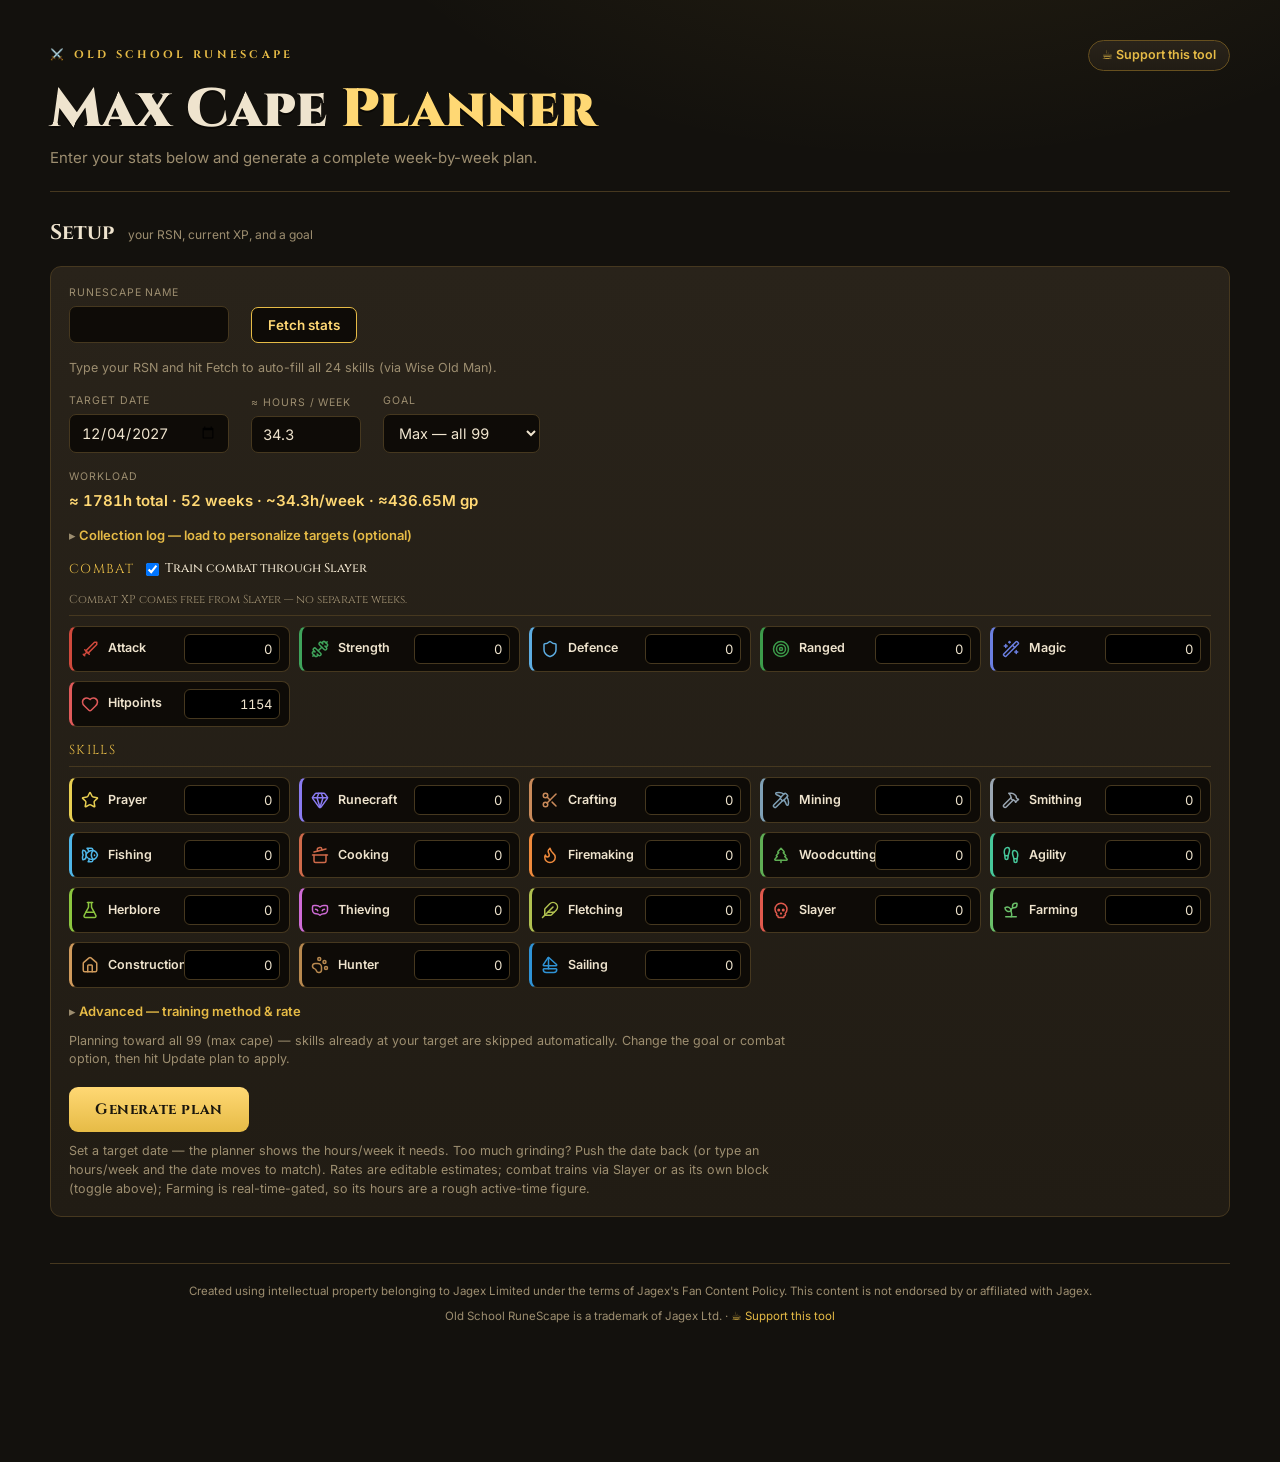
<file: index.html>
<!DOCTYPE html>
<html lang="en">
<head>
<meta charset="UTF-8">
<meta name="viewport" content="width=device-width, initial-scale=1.0">
<title>Max Cape Planner</title>
<link rel="preconnect" href="https://fonts.googleapis.com">
<link rel="preconnect" href="https://fonts.gstatic.com" crossorigin>
<link href="https://fonts.googleapis.com/css2?family=Cinzel:wght@500;700;900&family=Inter:wght@400;500;600;700;800&display=swap" rel="stylesheet">
<link rel="stylesheet" href="styles.css">

</head>
<body>
<div class="wrap">
  <header class="hero">
    <div class="herotop">
      <div class="eyebrow">&#9876;&#65039; Old School RuneScape</div>
      <a class="supportlink" href="https://ko-fi.com/fanktastc" target="_blank" rel="noopener">&#9749; Support this tool</a>
    </div>
    <h1 class="title" id="heroTitle">Max Cape <em>Planner</em></h1>
    <p class="sub" id="heroSub">Enter your stats below and generate a complete week-by-week plan.</p>
    <div class="herometa hidden" id="heroMeta">
      <div class="bignum"><span class="n" id="heroRem">&#8211;</span><span class="l">XP still to go</span></div>
      <div class="bignum"><span class="n" id="heroDone">&#8211;</span><span class="l">Skills maxed</span></div>
      <div class="xpbar"><div class="track"><div class="fill" id="heroFill" style="width:0%"></div></div><div class="cap"><span id="heroPct">0%</span><span id="heroHours"></span></div></div>
    </div>
  </header>

  <section>
    <div class="sechead"><h2>Setup</h2><span class="tag">your RSN, current XP, and a goal</span></div>
    <div class="setup" id="setup"></div>
  </section>

  <div id="trackerWrap" class="hidden">
    <section id="dataSec">
      <div class="databar">
        <span class="datanote">&#128190; Saved automatically on this device. Back up to keep or move it.</span>
        <div class="databtns">
          <button id="export">&#11015;&#65039; Export</button>
          <button id="import">&#11014;&#65039; Import</button>
          <button id="reset">Reset all</button>
        </div>
      </div>
      <input id="importFile" type="file" accept="application/json,.json" style="display:none">
    </section>
    <div class="tabs" id="tabs">
      <button class="tab on" data-tab="overview">Overview</button>
      <button class="tab" data-tab="progress">Progress</button>
      <button class="tab" data-tab="weeks">Weekly schedule</button>
      <button class="tab" data-tab="clog">Collection log</button>
      <button class="tab" data-tab="pvm">PvM</button>
    </div>
    <div class="tabpanel" data-panel="overview">
    <section><div class="thisweek" id="thisweek"></div></section>
    <section>
      <div class="sechead"><h2>Per-skill plan</h2><span class="tag">edit current XP any time — goals recalc</span></div>
      <div class="grid" id="skillgrid"></div>
    </section>
    </div>
    <div class="tabpanel hidden" data-panel="progress">
    <section>
      <div class="sechead"><h2>Progress</h2><span class="tag">tracked on this device</span></div>
      <div id="progressBody"></div>
    </section>
    </div>
    <div class="tabpanel hidden" data-panel="weeks">
    <section>
      <div class="sechead"><h2>Weekly XP goals</h2><span class="tag">tap a week to mark it done</span></div>
      <p class="hint">Each week shows the XP that skill needs to stay on track for 99 &mdash; remaining XP split over weeks not yet done. <b>Tap a week to mark done</b>; <b>edit current XP</b> above whenever it changes. Per-day / per-hour use your chosen hours/week.</p>
      <div id="timeline"></div>
    </section>
    </div>
    <div class="tabpanel hidden" data-panel="clog">
    <section id="clogSec">
      <div class="sechead clk" id="clogHead"><h2>Collection log targets</h2><span class="tag" id="logcount">0 logged</span><span class="caret">&#9662;</span></div>
      <div id="clogBody">
      <p class="hint" id="clogHint">Tap an item to mark it logged. <span class="priority">Gold = do first</span>, <span style="color:#4fb6e8">RNG = luck-gated</span>.</p>
      <div class="clog" id="clog"></div>
      </div>
    </section>
    <section id="grindSec">
      <div class="sechead"><h2>Collection log grinds</h2><span class="tag">via TempleOSRS</span></div>
      <div id="grindBody"></div>
    </section>
    </div>
    <div class="tabpanel hidden" data-panel="pvm">
    <section id="pvmSec"></section>
    </div>
  </div>
</div>

<footer class="sitefoot">
  <p>Created using intellectual property belonging to Jagex Limited under the terms of Jagex's Fan Content Policy. This content is not endorsed by or affiliated with Jagex.</p>
  <p>Old School RuneScape is a trademark of Jagex Ltd. &middot; <a id="donate" href="https://ko-fi.com/fanktastc" target="_blank" rel="noopener">&#9749; Support this tool</a></p>
</footer>
<script src="data.js"></script>
<script src="app.js"></script>
</body>
</html>
</file>
<file: styles.css>
:root{--bg:#13110d;--panel:#211c14;--panel2:#29231a;--edge:#46381f;--edge-bright:#67501f;--gold:#e6bb46;--gold-bright:#ffd874;--cream:#efe4ce;--muted:#9d8e70;--green:#6bd06b;--red:#e06b5a;--radius:11px}
  *{box-sizing:border-box;margin:0;padding:0}
  html{scroll-behavior:smooth}
  body{background:radial-gradient(1000px 560px at 72% -12%, rgba(230,187,70,.09), transparent 60%),var(--bg);color:var(--cream);font-family:'Inter',system-ui,sans-serif;font-size:15px;line-height:1.5;-webkit-font-smoothing:antialiased;padding:0 16px 80px}
  .wrap{max-width:1180px;margin:0 auto}
  .ico-img{object-fit:contain;vertical-align:middle}
  .ico{display:inline-flex}

  header.hero{padding:40px 0 22px;border-bottom:1px solid var(--edge);margin-bottom:26px}
  .eyebrow{font-family:'Cinzel',serif;font-weight:700;letter-spacing:.3em;text-transform:uppercase;font-size:11px;color:var(--gold);margin-bottom:12px}
  h1.title{font-family:'Cinzel',serif;font-weight:900;font-size:clamp(30px,6vw,54px);line-height:1;color:var(--cream);text-shadow:0 2px 0 #0a0805}
  h1.title em{color:var(--gold-bright);font-style:normal}
  .sub{color:var(--muted);margin-top:10px}.sub b{color:var(--cream);font-weight:600}
  .herotop{display:flex;align-items:center;justify-content:space-between;gap:12px;flex-wrap:wrap;margin-bottom:12px}
  .herotop .eyebrow{margin-bottom:0}
  .supportlink{display:inline-flex;align-items:center;gap:6px;font-size:12.5px;font-weight:600;color:var(--gold);text-decoration:none;border:1px solid var(--edge-bright);border-radius:999px;padding:5px 13px;background:linear-gradient(180deg,var(--panel2),var(--panel));transition:border-color .15s,color .15s;white-space:nowrap}
  .supportlink:hover{color:var(--gold-bright);border-color:var(--gold)}
  .herometa{display:flex;flex-wrap:wrap;gap:20px 36px;margin-top:22px;align-items:flex-end}
  .bignum{display:flex;flex-direction:column}
  .bignum .n{font-family:'Cinzel',serif;font-weight:700;font-size:27px;color:var(--gold-bright);font-variant-numeric:tabular-nums}
  .bignum .l{font-size:11px;letter-spacing:.12em;text-transform:uppercase;color:var(--muted);margin-top:4px}
  .xpbar{flex:1 1 260px;min-width:220px}
  .xpbar .track{height:13px;background:#0e0b07;border:1px solid var(--edge);border-radius:20px;overflow:hidden}
  .xpbar .fill{height:100%;background:linear-gradient(90deg,var(--gold),var(--gold-bright));border-radius:20px;transition:width .25s}
  .xpbar .cap{display:flex;justify-content:space-between;font-size:12px;color:var(--muted);margin-top:6px}

  section{margin-bottom:34px}
  .sechead{display:flex;align-items:baseline;gap:14px;margin-bottom:16px;flex-wrap:wrap}
  .sechead h2{font-family:'Cinzel',serif;font-weight:700;font-size:21px;color:var(--cream)}
  .sechead .tag{font-size:12px;color:var(--muted)}

  /* setup */
  .setup{background:linear-gradient(180deg,var(--panel2),var(--panel));border:1px solid var(--edge);border-radius:var(--radius);padding:18px}
  .setup .grp{font-family:'Cinzel',serif;font-size:13px;letter-spacing:.1em;text-transform:uppercase;color:var(--gold);margin:14px 0 10px;border-bottom:1px solid var(--edge);padding-bottom:6px}
  .setup .grp:first-child{margin-top:0}
  .frow{display:flex;flex-wrap:wrap;gap:16px 22px;align-items:flex-end;margin-bottom:6px}
  .fld{display:flex;flex-direction:column;gap:5px}
  .fld label{font-size:10.5px;letter-spacing:.09em;text-transform:uppercase;color:var(--muted)}
  .fld input,.fld select{background:#0e0b07;border:1px solid var(--edge);color:var(--cream);border-radius:7px;padding:9px 11px;font-size:14.5px;font-family:inherit;font-variant-numeric:tabular-nums}
  .fld input:focus,.fld select:focus{outline:none;border-color:var(--gold)}
  .modetoggle{display:inline-flex;border:1px solid var(--edge);border-radius:8px;overflow:hidden}
  .modetoggle button{background:#0e0b07;color:var(--muted);border:none;padding:9px 16px;font-family:inherit;font-size:13.5px;font-weight:600;cursor:pointer}
  .modetoggle button.on{background:var(--gold);color:#1a160d}
  .skillsform{display:grid;grid-template-columns:repeat(auto-fill,minmax(216px,1fr));gap:9px}
  .srow{display:flex;align-items:center;gap:9px;background:#0e0b07;border:1px solid var(--edge);border-left:3px solid var(--c);border-radius:8px;padding:7px 9px}
  .srow .ico{color:var(--c)}
  .srow .nm{font-size:12.5px;font-weight:600;color:var(--cream);flex:1;min-width:0}
  .srow .nm small{display:block;color:var(--muted);font-weight:400;font-size:10px}
  .srow input{width:96px;background:#000;border:1px solid var(--edge);color:var(--cream);border-radius:6px;padding:6px 7px;font-size:13px;font-family:inherit;font-variant-numeric:tabular-nums;text-align:right}
  .srow input:focus{outline:none;border-color:var(--c)}
  .srow select.msel{flex:1;min-width:0;background:#000;border:1px solid var(--edge);color:var(--cream);border-radius:6px;padding:6px 7px;font-size:12px;font-family:inherit}
  .srow select.msel:focus{outline:none;border-color:var(--c)}
  .srow.maxed{opacity:.5}
  details.adv{margin-top:14px}
  details.adv summary{cursor:pointer;color:var(--gold);font-size:13px;font-weight:600;list-style:none}
  details.adv summary::-webkit-details-marker{display:none}
  details.adv summary::before{content:"▸ ";color:var(--muted)}
  details.adv[open] summary::before{content:"▾ "}
  .genbtn{margin-top:18px;background:linear-gradient(180deg,var(--gold-bright),var(--gold));color:#1a160d;border:none;font-family:'Cinzel',serif;font-weight:700;font-size:15px;padding:12px 26px;border-radius:9px;cursor:pointer;letter-spacing:.04em}
  .genbtn:hover{filter:brightness(1.07)}
  .fetchbtn{background:#0e0b07;border:1px solid var(--gold);color:var(--gold-bright);font-family:inherit;font-weight:600;font-size:13.5px;padding:9px 16px;border-radius:7px;cursor:pointer}
  .fetchbtn:hover{background:var(--gold);color:#1a160d}
  .fetchbtn:disabled{opacity:.6;cursor:default}
  .warn{background:#2a1d12;border:1px solid #7a5a28;border-left:4px solid var(--gold);border-radius:8px;padding:11px 14px;margin-top:14px;font-size:13px;color:var(--gold-bright)}
  .note{font-size:12.5px;color:var(--muted);margin-top:10px;max-width:90ch}

  .thisweek{border-radius:var(--radius);padding:16px 18px;display:flex;flex-wrap:wrap;align-items:center;gap:8px 24px;background:linear-gradient(180deg,var(--panel2),var(--panel));border:1px solid var(--c);border-left:5px solid var(--c)}
  .thisweek .ico{color:var(--c)}
  .thisweek .lbl{font-size:11px;letter-spacing:.13em;text-transform:uppercase;color:var(--muted)}
  .thisweek .sk{font-family:'Cinzel',serif;font-weight:700;font-size:24px;color:var(--c)}
  .thisweek .goal{font-size:24px;font-weight:800;color:var(--gold-bright);font-variant-numeric:tabular-nums}
  .thisweek .meta{font-size:12.5px;color:var(--muted);flex-basis:100%;margin-top:2px}

  .grid{display:grid;grid-template-columns:repeat(auto-fill,minmax(238px,1fr));gap:12px}
  .skill{background:linear-gradient(180deg,var(--panel2),var(--panel));border:1px solid var(--edge);border-left:4px solid var(--c);border-radius:var(--radius);padding:12px 14px}
  .skill .row1{display:flex;align-items:center;gap:9px}
  .skill .row1 .ico{color:var(--c)}
  .skill .sname{font-weight:700;font-size:15px;color:var(--c)}
  .skill .wk{font-size:11px;color:var(--muted);font-variant-numeric:tabular-nums;margin-left:auto}
  .skill .smeth{font-size:11px;color:var(--muted);margin-top:3px}
  .skill input.cur{width:100%;margin-top:9px;background:#0e0b07;border:1px solid var(--edge);color:var(--cream);border-radius:6px;padding:7px 9px;font-size:14px;font-family:inherit;font-variant-numeric:tabular-nums}
  .skill input.cur:focus{outline:none;border-color:var(--c)}
  .skill .nums{display:flex;justify-content:space-between;font-size:12px;margin-top:9px;font-variant-numeric:tabular-nums}
  .skill .nums .b{color:var(--muted)}.skill .nums b{color:var(--gold-bright);font-weight:600}
  .skill .mini{height:6px;background:#0e0b07;border-radius:10px;overflow:hidden;margin-top:9px;border:1px solid var(--edge)}
  .skill .mini i{display:block;height:100%;background:var(--c);border-radius:10px;transition:width .25s}
  .skill.maxed{border-left-color:var(--green)}.skill.maxed .sname{color:var(--green)}

  .phasegroup{margin-bottom:14px}
  .monthbar{font-family:'Cinzel',serif;font-weight:700;font-size:13px;letter-spacing:.12em;text-transform:uppercase;color:var(--gold);padding:8px 0;margin-bottom:4px;border-bottom:1px solid var(--edge)}
  .weeks{display:grid;grid-template-columns:repeat(auto-fill,minmax(164px,1fr));gap:10px;margin-top:10px}
  .week{background:linear-gradient(180deg,var(--panel2),var(--panel));border:1.5px solid var(--c);border-radius:var(--radius);padding:11px 10px 12px;text-align:center;cursor:pointer;position:relative;transition:transform .06s,box-shadow .12s}
  .week:hover{box-shadow:0 0 0 1px var(--c)}
  .week:active{transform:scale(.98)}
  .week .wn{font-size:10px;color:var(--muted);letter-spacing:.04em}
  .week .ico{color:var(--c);justify-content:center;margin:5px 0 3px}
  .week .ws{font-weight:700;font-size:14px;color:var(--c)}
  .week .wgoal{font-size:15px;font-weight:800;color:var(--gold-bright);margin-top:5px;font-variant-numeric:tabular-nums}
  .week .wsub{font-size:10px;color:var(--muted)}
  .week .wbreak{font-size:10.5px;color:var(--muted);margin-top:2px;font-variant-numeric:tabular-nums}
  .week.now{box-shadow:0 0 0 2px var(--gold) inset}
  .week.done{filter:saturate(.5);opacity:.6}
  .week.done::after{content:"\2713";position:absolute;right:9px;top:8px;color:var(--green);font-weight:800;font-size:14px}
  .week.done .wgoal{color:var(--green);font-size:13px}
  .week.flex .wgoal{color:#4fa3d8}

  .clog{display:grid;grid-template-columns:repeat(auto-fill,minmax(300px,1fr));gap:12px}
  .clog .card{background:linear-gradient(180deg,var(--panel2),var(--panel));border:1px solid var(--edge);border-left:4px solid var(--c);border-radius:var(--radius);padding:13px 14px}
  .clog .card h3{font-size:14px;font-weight:700;color:var(--c);display:flex;align-items:center;gap:7px;margin-bottom:2px}
  .clog .card h3 .ico{color:var(--c)}
  .clog .card .cnt{font-size:11px;color:var(--muted);margin-bottom:9px;font-variant-numeric:tabular-nums}
  .sechead.clk{cursor:pointer;user-select:none}
  .sechead .caret{margin-left:8px;color:var(--muted);transition:transform .15s;font-size:11px}
  .sechead.closed .caret{transform:rotate(-90deg)}
  details.pvmsec{margin-top:18px;border:1px solid var(--edge);border-radius:var(--radius);background:linear-gradient(180deg,var(--panel2),var(--panel))}
  details.pvmsec>summary{cursor:pointer;user-select:none;list-style:none;padding:13px 15px;font-size:15px;font-weight:700;color:var(--cream);display:flex;align-items:center;gap:9px}
  details.pvmsec>summary::-webkit-details-marker{display:none}
  details.pvmsec>summary .tag{margin-left:auto}
  .pvmbody{padding:0 15px 15px}
  .pvmbody .stat{display:inline-flex;gap:6px;align-items:baseline;margin-right:18px;font-size:12.5px;color:var(--muted)}
  .pvmbody .stat b{color:var(--cream);font-size:17px;font-variant-numeric:tabular-nums}
  .pvm{display:grid;grid-template-columns:repeat(auto-fill,minmax(155px,1fr));gap:8px;margin-top:4px}
  .pvm .kc{display:flex;justify-content:space-between;gap:8px;background:var(--panel2);border:1px solid var(--edge);border-radius:8px;padding:7px 10px;font-size:12.5px}
  .pvm .kc span{color:var(--muted);overflow:hidden;text-overflow:ellipsis;white-space:nowrap}
  .pvm .kc b{color:var(--cream);font-variant-numeric:tabular-nums}
  .grnav{display:flex;gap:8px;margin:4px 0 12px}
  .gsort{background:var(--panel2);border:1px solid var(--edge);color:var(--muted);border-radius:7px;padding:6px 11px;font-size:12px;cursor:pointer;font-family:inherit}
  .gsort.on{color:var(--cream);border-color:var(--gold)}
  .grinds{display:grid;gap:9px}
  .grind{background:var(--panel2);border:1px solid var(--edge);border-radius:9px;padding:9px 11px}
  .grind .gh{display:flex;justify-content:space-between;gap:8px;font-size:13px}
  .grind .gh b{color:var(--cream)}
  .grind .gh span{color:var(--muted);font-variant-numeric:tabular-nums;white-space:nowrap}
  .grind .gbar{height:5px;background:#0006;border-radius:3px;overflow:hidden;margin:6px 0}
  .grind .gbar i{display:block;height:100%;background:var(--gold)}
  .grind .gmiss{font-size:11.5px;color:var(--muted);line-height:1.45}
  .databar{display:flex;flex-wrap:wrap;align-items:center;gap:10px;justify-content:space-between;background:linear-gradient(180deg,var(--panel2),var(--panel));border:1px solid var(--edge-bright);border-radius:var(--radius);padding:11px 14px}
  .databar .datanote{font-size:12.5px;color:var(--muted)}
  .databtns{display:flex;gap:8px;flex-wrap:wrap}
  .databtns button{font-family:inherit;font-size:12.5px;font-weight:600;cursor:pointer;border-radius:8px;padding:8px 14px;background:transparent;border:1px solid var(--edge-bright);color:var(--cream)}
  .databtns button:hover{border-color:var(--gold);color:var(--gold-bright)}
  .databtns #reset{border-color:#6a3a32;color:var(--red)}
  .databtns #reset:hover{border-color:var(--red);color:var(--red)}
  .item{display:flex;gap:9px;padding:5px 0;align-items:flex-start;cursor:pointer;font-size:13px}
  .item .box{flex:none;width:17px;height:17px;border:1.5px solid var(--edge-bright);border-radius:4px;margin-top:1px;display:grid;place-items:center}
  .item.on .box{background:var(--c);border-color:var(--c)}
  .item.on .box::after{content:"\2713";color:#10100c;font-size:12px;font-weight:900;line-height:1}
  .item .txt{color:var(--cream)}.item.on .txt{color:var(--muted);text-decoration:line-through}
  .item .rng{font-size:10px;color:#4fb6e8;border:1px solid var(--edge);padding:0 5px;border-radius:10px;margin-left:4px;white-space:nowrap;text-decoration:none!important}
  .priority{color:var(--gold-bright)!important;font-weight:600}

  .hint{font-size:12px;color:var(--muted);margin:-6px 0 18px;max-width:90ch}.hint b{color:var(--cream)}
  .reset{margin-top:8px;background:none;border:1px solid var(--edge);color:var(--muted);font-family:inherit;font-size:12px;padding:7px 14px;border-radius:7px;cursor:pointer}
  .reset:hover{border-color:var(--red);color:var(--red)}
  .hidden{display:none}
  .tabs{display:flex;flex-wrap:wrap;gap:6px;margin:2px 0 20px;border-bottom:1px solid var(--edge)}
  .tab{appearance:none;background:transparent;border:1px solid transparent;border-bottom:none;color:var(--muted);font-family:inherit;font-size:13.5px;font-weight:600;padding:9px 16px;cursor:pointer;border-radius:9px 9px 0 0;position:relative;top:1px}
  .tab:hover{color:var(--cream)}
  .tab.on{color:var(--gold-bright);background:linear-gradient(180deg,var(--panel2),var(--panel));border-color:var(--edge);border-bottom-color:var(--panel)}
  .tabpanel{animation:fadein .18s ease}
  @keyframes fadein{from{opacity:0;transform:translateY(3px)}to{opacity:1;transform:none}}
  .prow{display:grid;grid-template-columns:repeat(auto-fit,minmax(150px,1fr));gap:12px;margin:2px 0 14px}
  .pcard{background:var(--panel2);border:1px solid var(--edge);border-radius:var(--radius);padding:13px 15px}
  .pcard .lbl{font-size:10.5px;color:var(--muted);text-transform:uppercase;letter-spacing:.05em}
  .pcard .big{font-size:22px;font-weight:700;color:var(--cream);margin-top:3px;font-variant-numeric:tabular-nums}
  .pcard .big.gain{color:var(--green)}
  .pcard .waiting{font-size:13px;color:var(--muted);font-style:italic;opacity:.85;margin-top:7px}
  .statuspill{border-radius:var(--radius);padding:12px 15px;font-size:14px;font-weight:600;line-height:1.45;margin:0 0 16px;border:1px solid}
  .statuspill.ok{background:rgba(107,208,107,.09);border-color:rgba(107,208,107,.4);color:var(--green)}
  .statuspill.behind{background:rgba(224,107,90,.09);border-color:rgba(224,107,90,.4);color:var(--red)}
  .statuspill.neutral{background:var(--panel2);border-color:var(--edge);color:var(--cream)}
  .pchart{background:var(--panel2);border:1px solid var(--edge);border-radius:var(--radius);padding:14px;margin-bottom:14px}
  .pchart svg{width:100%;height:auto;display:block}
  .snaplist{margin:0 0 14px}
  .snaplist>summary{cursor:pointer;color:var(--gold);font-size:12.5px;user-select:none;list-style:none;padding:3px 0}
  .snaplist>summary::-webkit-details-marker{display:none}
  .snaplist>summary::marker{content:""}
  .snaprow{display:flex;align-items:center;gap:10px;padding:6px 0;border-bottom:1px solid var(--edge);font-size:13px}
  .snaprow .d{color:var(--cream);min-width:80px;font-weight:600}
  .snaprow .t{color:var(--muted)}
  .snaprow .del{margin-left:auto;color:var(--muted);cursor:pointer;font-size:11.5px;border:1px solid var(--edge);border-radius:7px;padding:3px 9px;background:transparent;font-family:inherit}
  .snaprow .del:hover{color:var(--red);border-color:var(--red)}
  .loghint{font-size:12px;color:var(--muted);line-height:1.5;margin:2px 0 8px}
  .logbtn{appearance:none;font-family:inherit;font-weight:600;font-size:12.5px;color:var(--gold);background:transparent;border:1px solid var(--edge-bright);border-radius:9px;padding:8px 15px;cursor:pointer}
  .logbtn:hover{color:var(--gold-bright);border-color:var(--gold)}
  .nudge{background:rgba(230,187,70,.12);border:1px solid var(--gold);color:var(--gold-bright);border-radius:var(--radius);padding:10px 14px;font-size:13px;font-weight:600;margin:0 0 12px}
  .sharepreview{width:100%;max-width:560px;border-radius:var(--radius);border:1px solid var(--edge);display:block;margin:4px 0 10px}
  .sharebtns{display:flex;gap:8px;flex-wrap:wrap}
  .clog .card .mini{height:6px;background:#0e0b07;border-radius:10px;overflow:hidden;margin:3px 0 2px;border:1px solid var(--edge)}
  .clog .card .mini i{display:block;height:100%;border-radius:10px;transition:width .25s}
  .clog .card .item.extra{display:none}
  .clog .card.expanded .item.extra{display:flex}
  .moretoggle{font-size:12px;color:var(--gold);cursor:pointer;margin-top:6px;user-select:none;font-weight:600}
  .moretoggle:hover{color:var(--gold-bright)}
  .gotlist{margin-top:9px;border-top:1px dashed var(--edge);padding-top:6px}
  .gotlist>summary{cursor:pointer;font-size:12px;color:var(--green);list-style:none;user-select:none;padding:2px 0}
  .gotlist>summary::-webkit-details-marker{display:none}
  .gotlist>summary::marker{content:""}
  .gotlist .item{cursor:default;padding:3px 0}
  @media (max-width:560px){
    body{padding:0 12px 60px}.herometa{gap:16px 24px}
    .frow{gap:12px 14px}
    .fld{flex:1 1 140px}
    .fld input,.fld select{width:100%!important;box-sizing:border-box}
    .tab{padding:9px 13px;font-size:13px}
    .clog .card .item,.item{padding:7px 0}
    .thisweek .sk,.thisweek .goal{font-size:21px}
    .week{padding:10px 8px}
  }
  @media (prefers-reduced-motion:reduce){*{transition:none!important}}
  /* --- site footer (attribution + support link) --- */
  .sitefoot{max-width:1180px;margin:46px auto 56px;padding:18px 16px 0;border-top:1px solid var(--edge);color:var(--muted);font-size:11.5px;line-height:1.65;text-align:center}
  .sitefoot p{margin:0 0 6px}
  .sitefoot a{color:var(--gold);text-decoration:none}
  .sitefoot a:hover{color:var(--gold-bright)}
</file>
